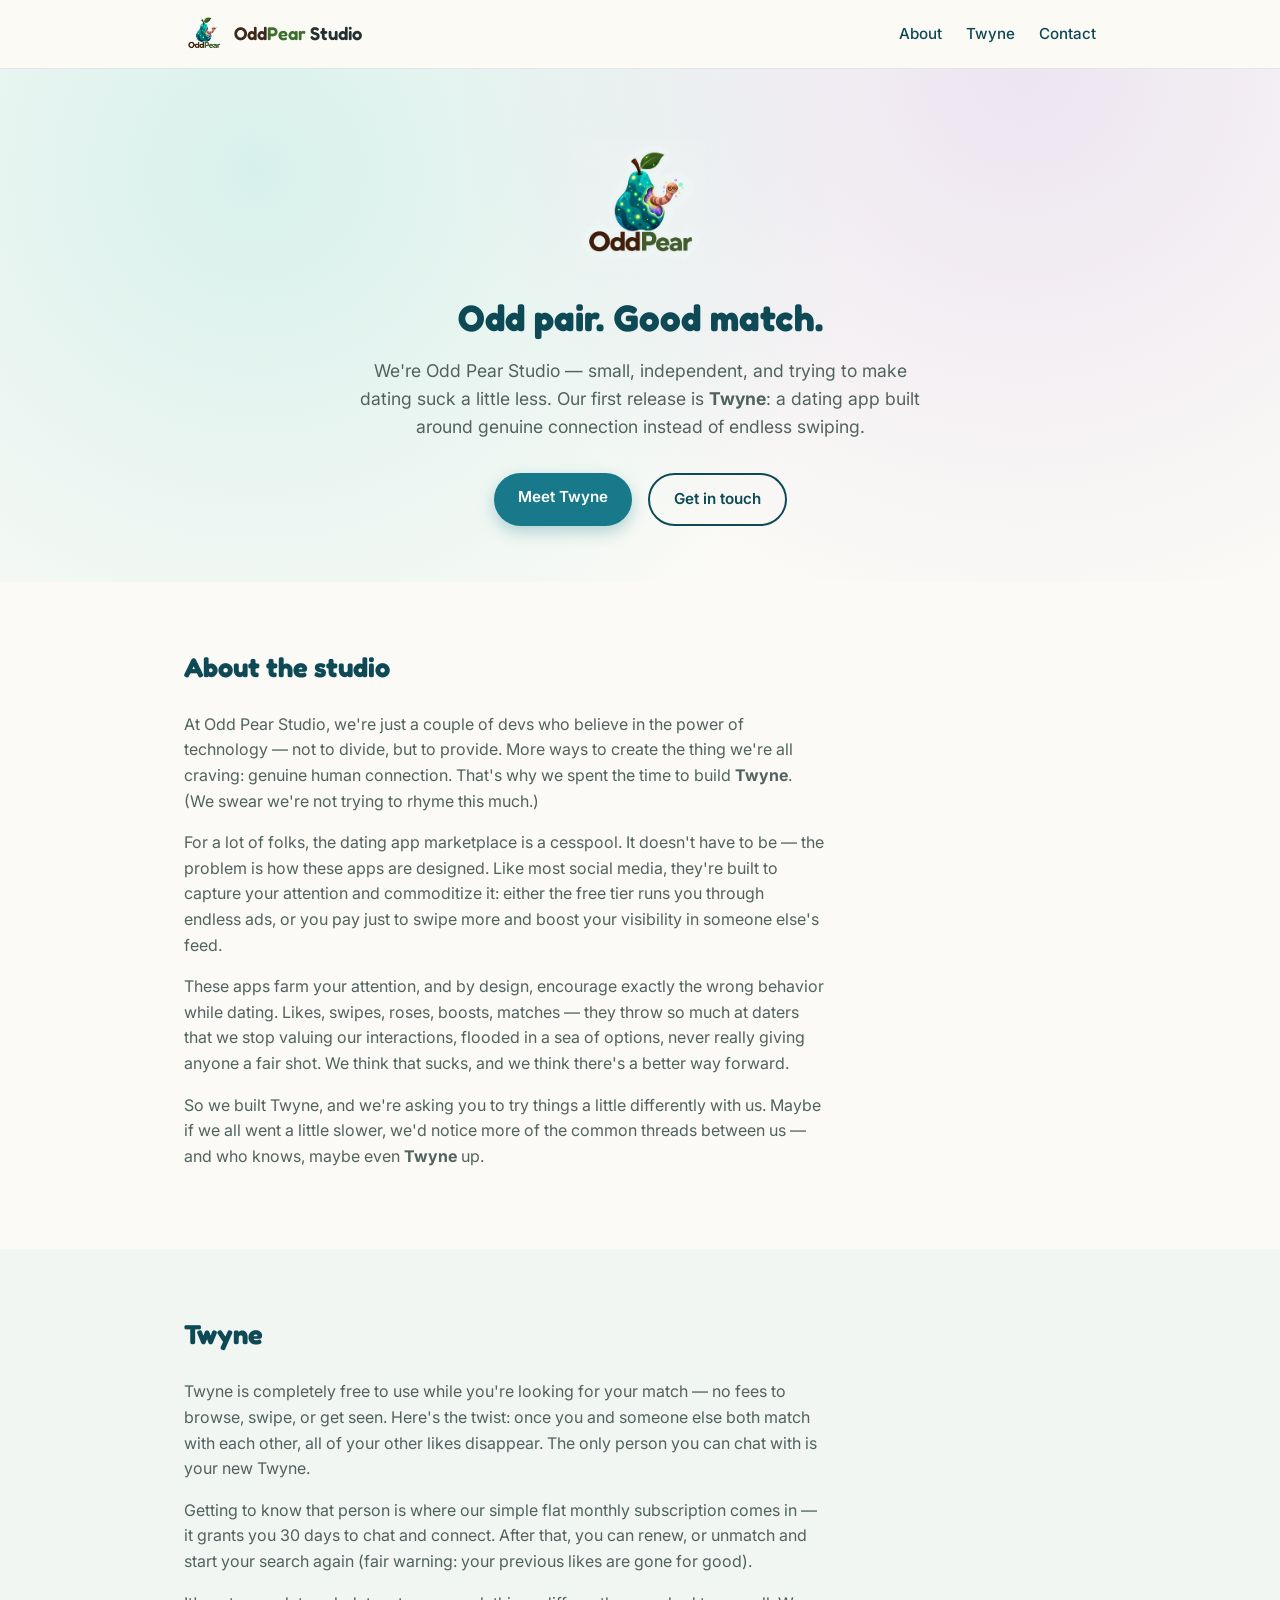
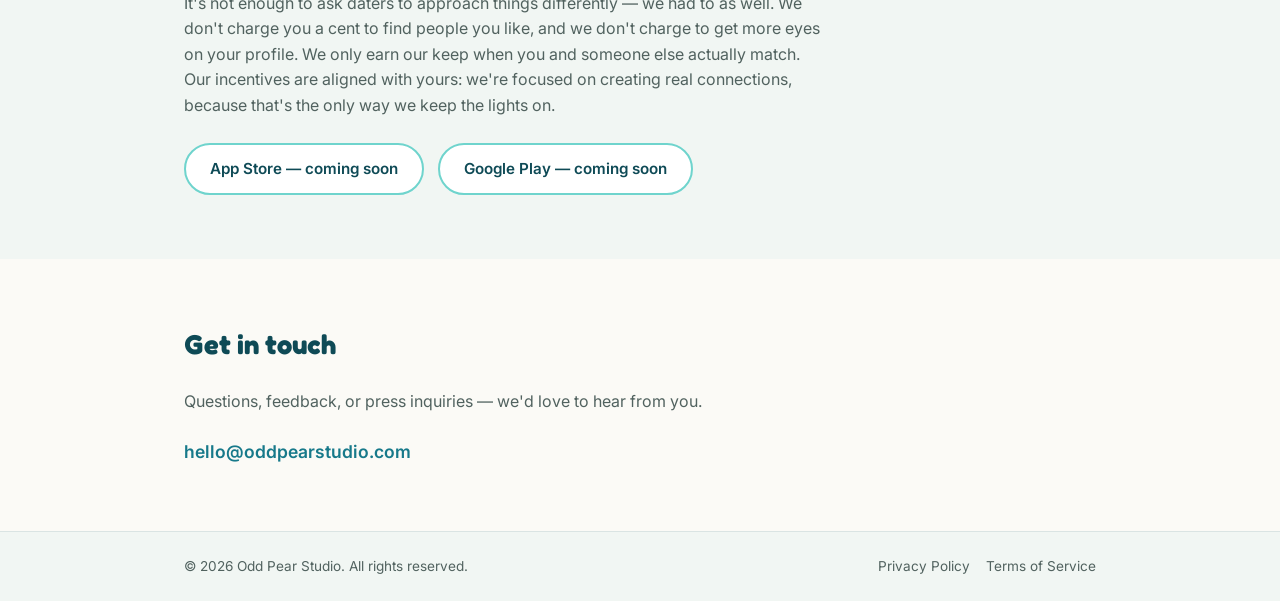
<file: index.html>
<!doctype html>
<html lang="en">
<head>
<meta charset="UTF-8" />
<meta name="viewport" content="width=device-width, initial-scale=1.0" />
<title>Odd Pear Studio</title>
<meta name="google-site-verification" content="q7Kqb5OztUxeORBb2APcJt0Ksz7bPUP5QjmOIHmVkbc" />
<meta name="description" content="Odd Pear Studio is a small, independent studio building Twyne — a dating app built around genuine connection." />
<link rel="icon" type="image/webp" href="assets/logo.webp" />
<link rel="preconnect" href="https://fonts.googleapis.com">
<link rel="preconnect" href="https://fonts.gstatic.com" crossorigin>
<link href="https://fonts.googleapis.com/css2?family=Fredoka:wght@500;600;700&family=Inter:wght@400;500;600&display=swap" rel="stylesheet">
<link rel="stylesheet" href="styles.css" />
</head>
<body>

<header class="site-header">
  <div class="wrap header-inner">
    <a class="brand" href="#top">
      <img src="assets/logo-transparent.png" alt="Odd Pear Studio logo" class="brand-logo" />
      <span class="brand-name"><span class="odd">Odd</span><span class="pear">Pear</span> Studio</span>
    </a>
    <nav class="site-nav">
      <a href="#about">About</a>
      <a href="#twyne">Twyne</a>
      <a href="#contact">Contact</a>
    </nav>
  </div>
</header>

<main>

  <section id="top" class="hero">
    <div class="wrap hero-inner">
      <img src="assets/logo-transparent.png" alt="Odd Pear Studio — a glowing pear with a curious worm" class="hero-logo" />
      <h1>Odd pair. Good match.</h1>
      <p class="hero-sub">We're Odd Pear Studio — small, independent, and trying to make dating suck
        a little less. Our first release is <strong>Twyne</strong>: a dating app built around
        genuine connection instead of endless swiping.</p>
      <div class="hero-actions">
        <a href="#twyne" class="btn btn-primary">Meet Twyne</a>
        <a href="#contact" class="btn btn-ghost">Get in touch</a>
      </div>
    </div>
  </section>

  <section id="about" class="section">
    <div class="wrap">
      <h2>About the studio</h2>
      <p>
        At Odd Pear Studio, we're just a couple of devs who believe in the power of technology —
        not to divide, but to provide. More ways to create the thing we're all craving: genuine
        human connection. That's why we spent the time to build <strong>Twyne</strong>. (We swear
        we're not trying to rhyme this much.)
      </p>
      <p>
        For a lot of folks, the dating app marketplace is a cesspool. It doesn't have to be — the
        problem is how these apps are designed. Like most social media, they're built to capture
        your attention and commoditize it: either the free tier runs you through endless ads, or
        you pay just to swipe more and boost your visibility in someone else's feed.
      </p>
      <p>
        These apps farm your attention, and by design, encourage exactly the wrong behavior while
        dating. Likes, swipes, roses, boosts, matches — they throw so much at daters that we stop
        valuing our interactions, flooded in a sea of options, never really giving anyone a fair
        shot. We think that sucks, and we think there's a better way forward.
      </p>
      <p>
        So we built Twyne, and we're asking you to try things a little differently with us. Maybe
        if we all went a little slower, we'd notice more of the common threads between us — and
        who knows, maybe even <strong>Twyne</strong> up.
      </p>
    </div>
  </section>

  <section id="twyne" class="section section-alt">
    <div class="wrap twyne-inner">
      <div class="twyne-copy">
        <h2>Twyne</h2>
        <p>
          Twyne is completely free to use while you're looking for your match — no fees to
          browse, swipe, or get seen. Here's the twist: once you and someone else both match with
          each other, all of your other likes disappear. The only person you can chat with is
          your new Twyne.
        </p>
        <p>
          Getting to know that person is where our simple flat monthly subscription comes in — it
          grants you 30 days to chat and connect. After that, you can renew, or unmatch and start
          your search again (fair warning: your previous likes are gone for good).
        </p>
        <p>
          It's not enough to ask daters to approach things differently — we had to as well. We
          don't charge you a cent to find people you like, and we don't charge to get more eyes on
          your profile. We only earn our keep when you and someone else actually match. Our
          incentives are aligned with yours: we're focused on creating real connections, because
          that's the only way we keep the lights on.
        </p>
        <div class="store-badges">
          <!-- TODO: replace with real App Store / Google Play badge links once published -->
          <a href="#" class="btn btn-outline">App Store — coming soon</a>
          <a href="#" class="btn btn-outline">Google Play — coming soon</a>
        </div>
      </div>
    </div>
  </section>

  <section id="contact" class="section">
    <div class="wrap contact-inner">
      <h2>Get in touch</h2>
      <p>Questions, feedback, or press inquiries — we'd love to hear from you.</p>
      <!-- TODO: confirm/replace with the real contact address -->
      <a class="contact-email" href="mailto:hello@oddpearstudio.com">hello@oddpearstudio.com</a>
    </div>
  </section>

</main>

<footer class="site-footer">
  <div class="wrap footer-inner">
    <span>&copy; <span id="year"></span> Odd Pear Studio. All rights reserved.</span>
    <nav class="footer-nav">
      <a href="privacy.html">Privacy Policy</a>
      <a href="terms.html">Terms of Service</a>
    </nav>
  </div>
</footer>

<script>
  document.getElementById('year').textContent = new Date().getFullYear();
</script>
</body>
</html>
</file>
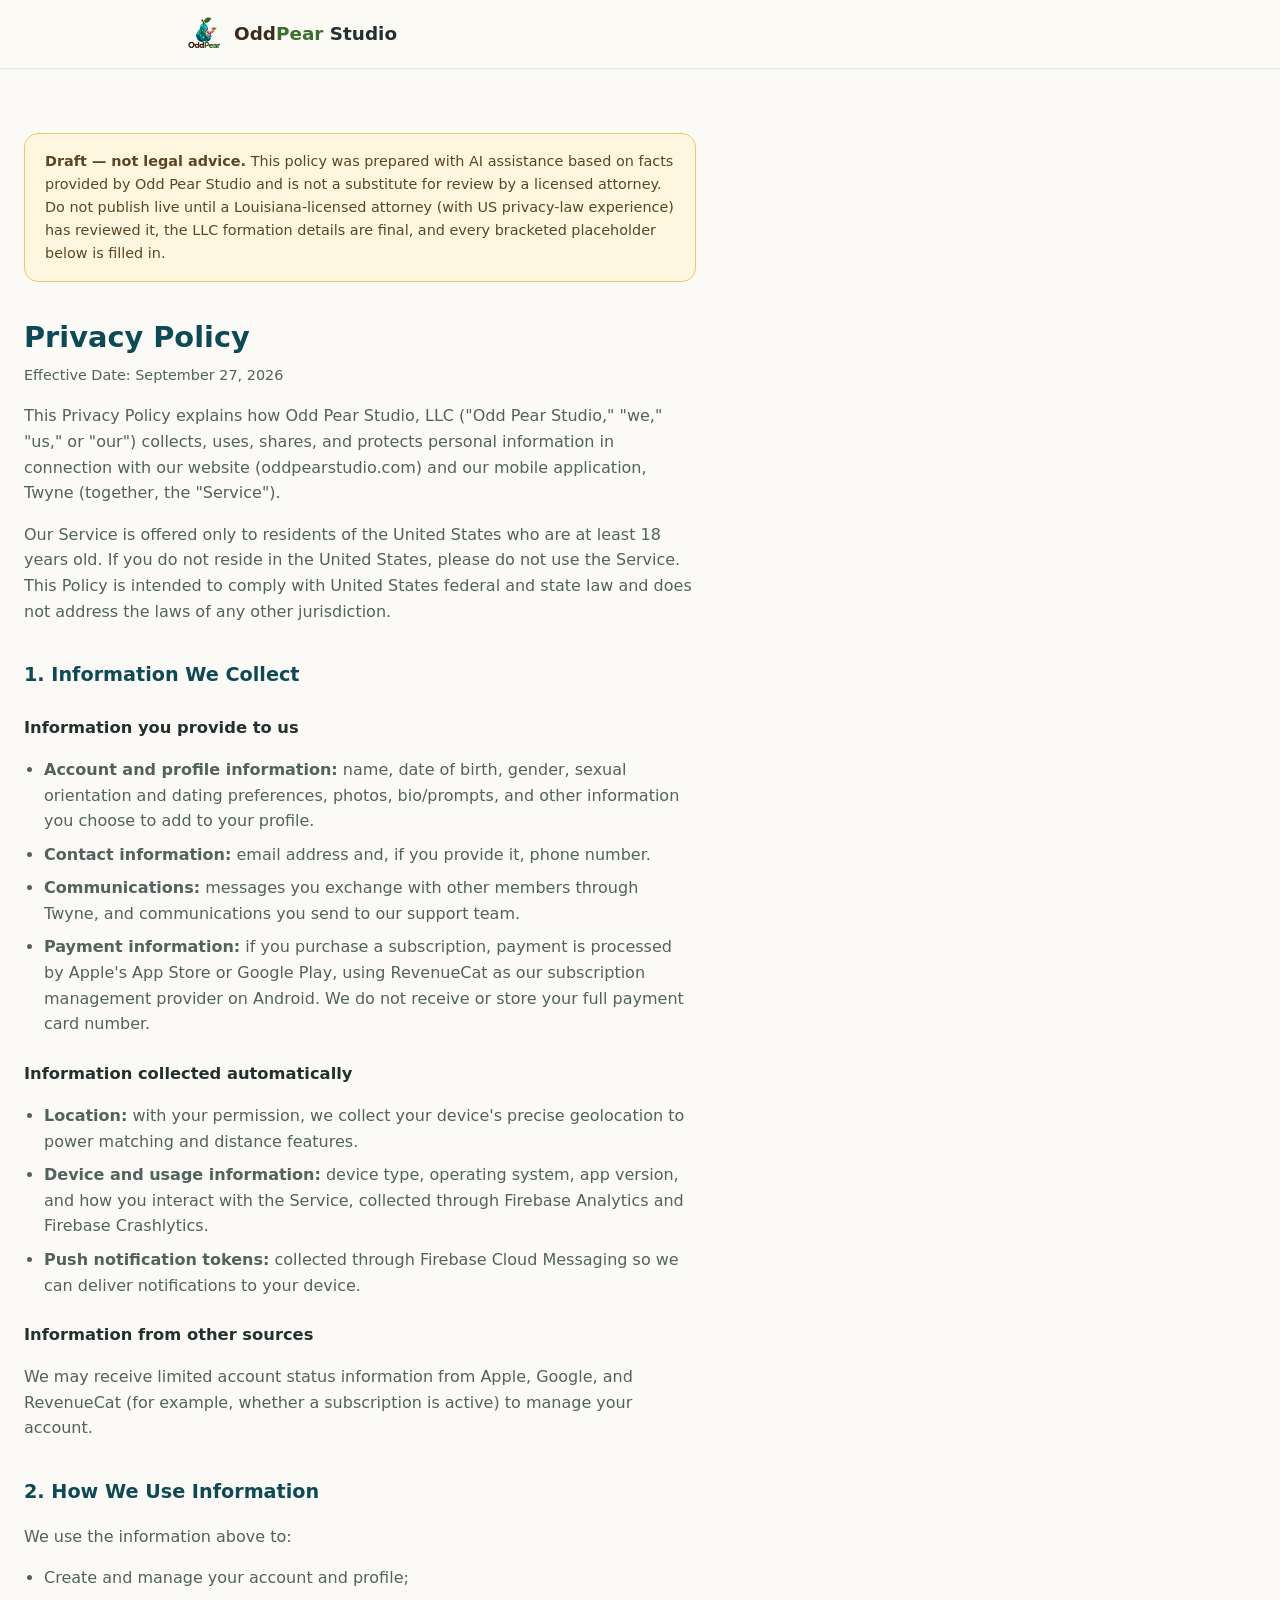
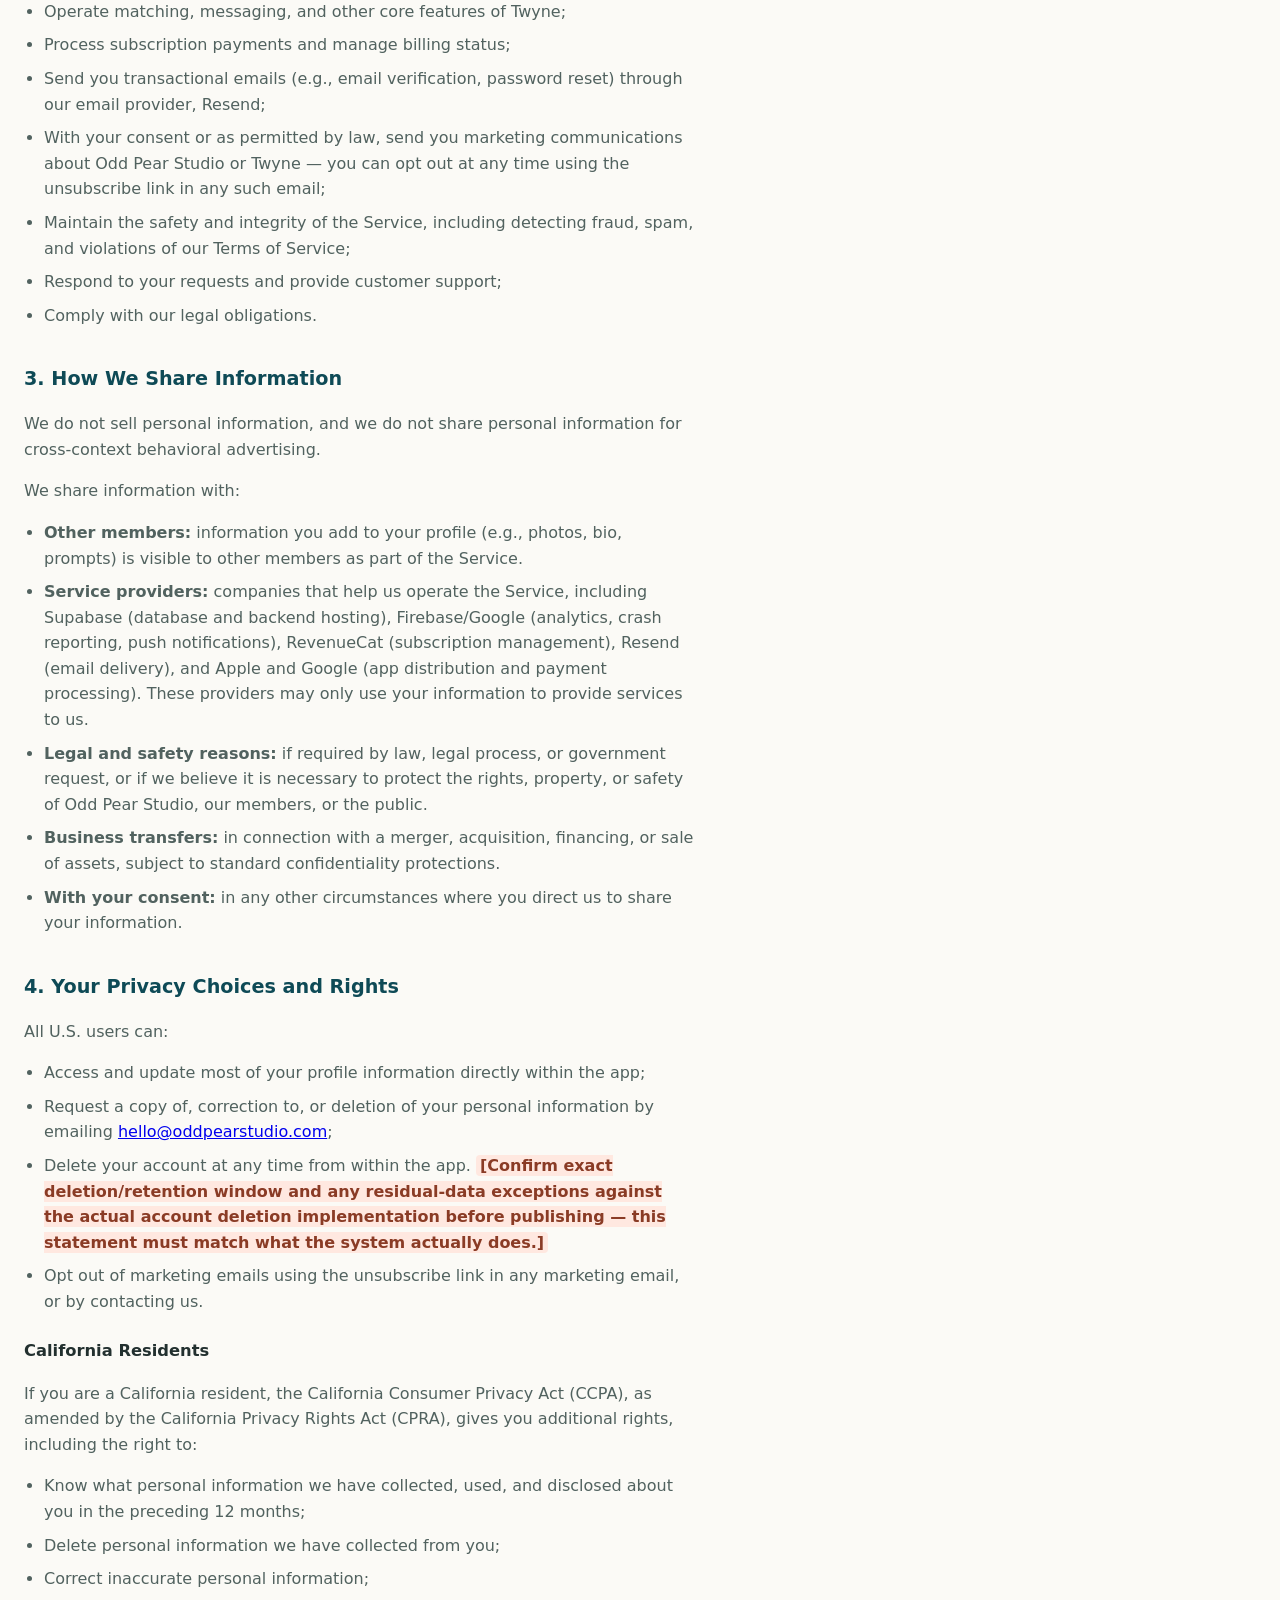
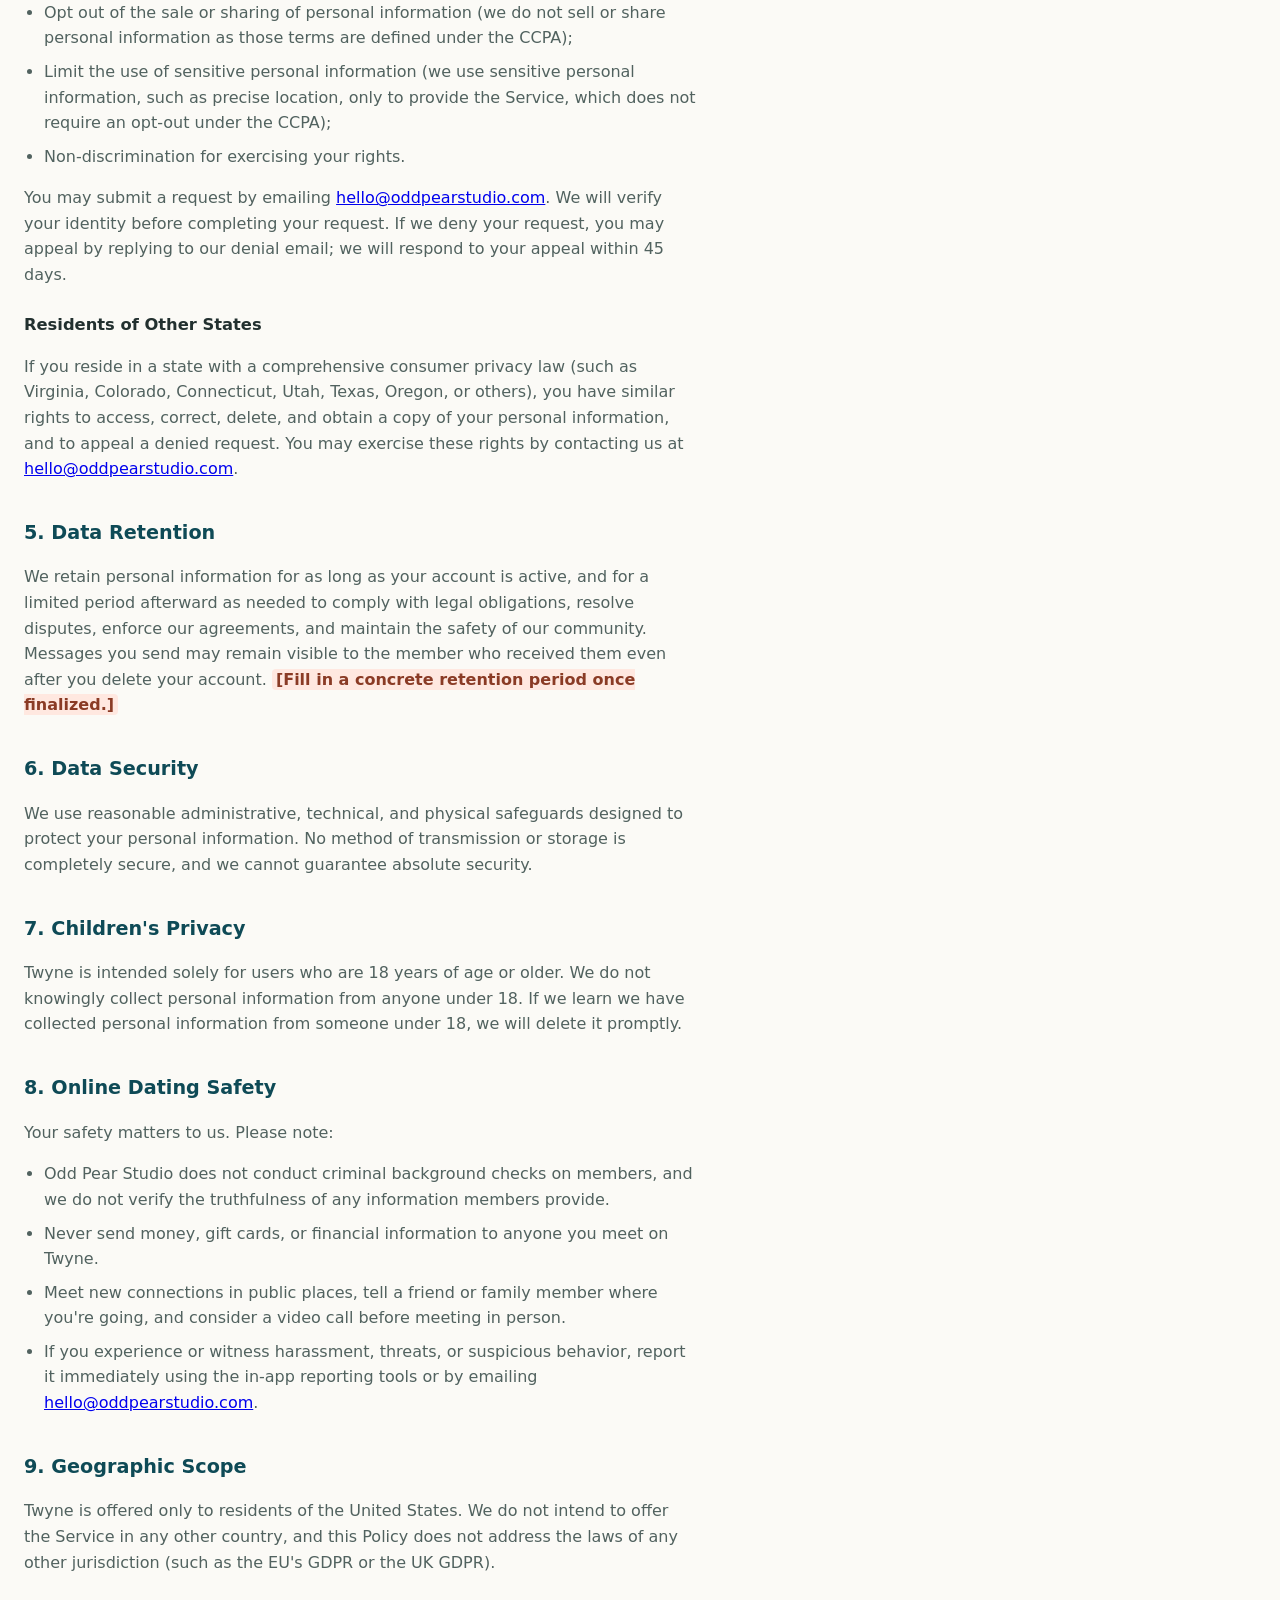
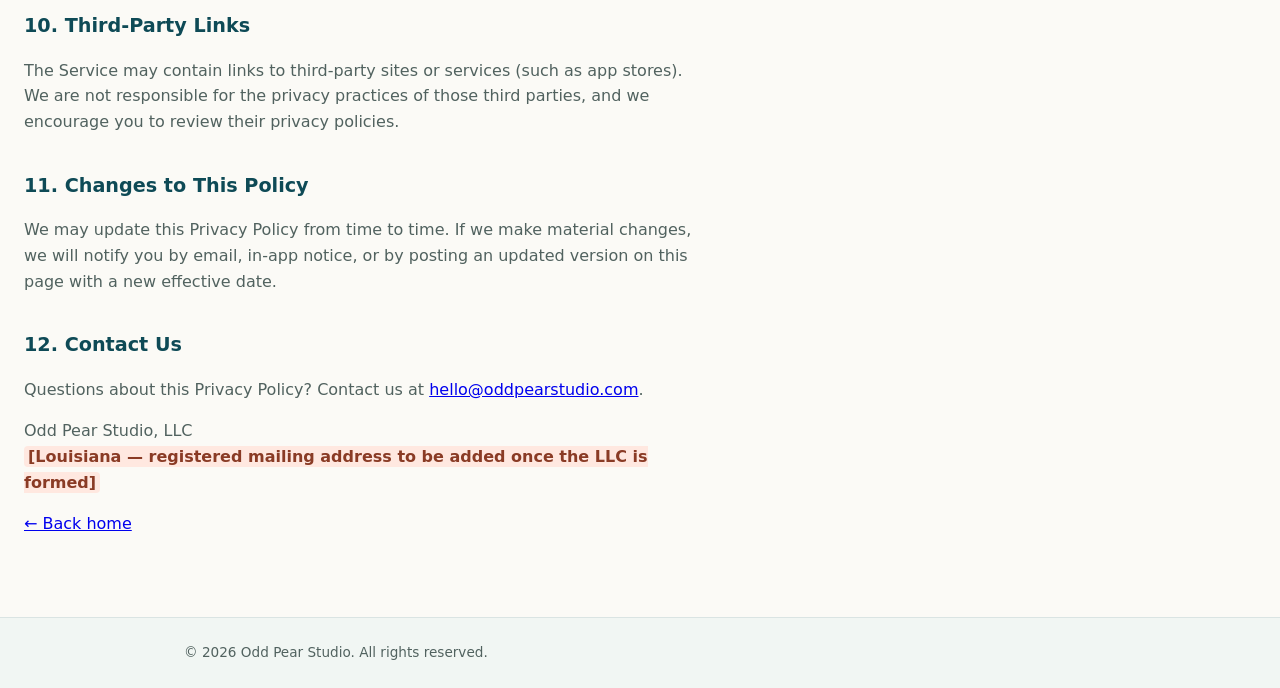
<file: privacy.html>
<!doctype html>
<html lang="en">
<head>
<meta charset="UTF-8" />
<meta name="viewport" content="width=device-width, initial-scale=1.0" />
<title>Privacy Policy — Odd Pear Studio</title>
<link rel="icon" type="image/webp" href="assets/logo.webp" />
<link rel="stylesheet" href="styles.css" />
</head>
<body>
<header class="site-header">
  <div class="wrap header-inner">
    <a class="brand" href="index.html">
      <img src="assets/logo-transparent.png" alt="Odd Pear Studio logo" class="brand-logo" />
      <span class="brand-name"><span class="odd">Odd</span><span class="pear">Pear</span> Studio</span>
    </a>
  </div>
</header>
<main>
  <section class="section legal">
    <div class="wrap">

      <div class="draft-notice">
        <strong>Draft — not legal advice.</strong> This policy was prepared with AI assistance based on
        facts provided by Odd Pear Studio and is not a substitute for review by a licensed attorney.
        Do not publish live until a Louisiana-licensed attorney (with US privacy-law experience) has
        reviewed it, the LLC formation details are final, and every bracketed placeholder below is
        filled in.
      </div>

      <h1>Privacy Policy</h1>
      <p class="legal-meta">Effective Date: September 27, 2026</p>

      <p>This Privacy Policy explains how Odd Pear Studio, LLC ("Odd Pear Studio," "we," "us," or
        "our") collects, uses, shares, and protects personal information in connection with our
        website (oddpearstudio.com) and our mobile application, Twyne (together, the "Service").</p>

      <p>Our Service is offered only to residents of the United States who are at least 18 years
        old. If you do not reside in the United States, please do not use the Service. This Policy
        is intended to comply with United States federal and state law and does not address the
        laws of any other jurisdiction.</p>

      <h2>1. Information We Collect</h2>

      <h3>Information you provide to us</h3>
      <ul>
        <li><strong>Account and profile information:</strong> name, date of birth, gender, sexual
          orientation and dating preferences, photos, bio/prompts, and other information you choose
          to add to your profile.</li>
        <li><strong>Contact information:</strong> email address and, if you provide it, phone number.</li>
        <li><strong>Communications:</strong> messages you exchange with other members through Twyne,
          and communications you send to our support team.</li>
        <li><strong>Payment information:</strong> if you purchase a subscription, payment is
          processed by Apple's App Store or Google Play, using RevenueCat as our subscription
          management provider on Android. We do not receive or store your full payment card number.</li>
      </ul>

      <h3>Information collected automatically</h3>
      <ul>
        <li><strong>Location:</strong> with your permission, we collect your device's precise
          geolocation to power matching and distance features.</li>
        <li><strong>Device and usage information:</strong> device type, operating system, app
          version, and how you interact with the Service, collected through Firebase Analytics and
          Firebase Crashlytics.</li>
        <li><strong>Push notification tokens:</strong> collected through Firebase Cloud Messaging so
          we can deliver notifications to your device.</li>
      </ul>

      <h3>Information from other sources</h3>
      <p>We may receive limited account status information from Apple, Google, and RevenueCat (for
        example, whether a subscription is active) to manage your account.</p>

      <h2>2. How We Use Information</h2>
      <p>We use the information above to:</p>
      <ul>
        <li>Create and manage your account and profile;</li>
        <li>Operate matching, messaging, and other core features of Twyne;</li>
        <li>Process subscription payments and manage billing status;</li>
        <li>Send you transactional emails (e.g., email verification, password reset) through our
          email provider, Resend;</li>
        <li>With your consent or as permitted by law, send you marketing communications about Odd
          Pear Studio or Twyne — you can opt out at any time using the unsubscribe link in any such
          email;</li>
        <li>Maintain the safety and integrity of the Service, including detecting fraud, spam, and
          violations of our Terms of Service;</li>
        <li>Respond to your requests and provide customer support;</li>
        <li>Comply with our legal obligations.</li>
      </ul>

      <h2>3. How We Share Information</h2>
      <p>We do not sell personal information, and we do not share personal information for
        cross-context behavioral advertising.</p>
      <p>We share information with:</p>
      <ul>
        <li><strong>Other members:</strong> information you add to your profile (e.g., photos, bio,
          prompts) is visible to other members as part of the Service.</li>
        <li><strong>Service providers:</strong> companies that help us operate the Service, including
          Supabase (database and backend hosting), Firebase/Google (analytics, crash reporting, push
          notifications), RevenueCat (subscription management), Resend (email delivery), and Apple
          and Google (app distribution and payment processing). These providers may only use your
          information to provide services to us.</li>
        <li><strong>Legal and safety reasons:</strong> if required by law, legal process, or
          government request, or if we believe it is necessary to protect the rights, property, or
          safety of Odd Pear Studio, our members, or the public.</li>
        <li><strong>Business transfers:</strong> in connection with a merger, acquisition, financing,
          or sale of assets, subject to standard confidentiality protections.</li>
        <li><strong>With your consent:</strong> in any other circumstances where you direct us to
          share your information.</li>
      </ul>

      <h2>4. Your Privacy Choices and Rights</h2>
      <p>All U.S. users can:</p>
      <ul>
        <li>Access and update most of your profile information directly within the app;</li>
        <li>Request a copy of, correction to, or deletion of your personal information by emailing
          <a href="mailto:hello@oddpearstudio.com">hello@oddpearstudio.com</a>;</li>
        <li>Delete your account at any time from within the app. <span class="todo">[Confirm exact
          deletion/retention window and any residual-data exceptions against the actual account
          deletion implementation before publishing — this statement must match what the system
          actually does.]</span></li>
        <li>Opt out of marketing emails using the unsubscribe link in any marketing email, or by
          contacting us.</li>
      </ul>

      <h3>California Residents</h3>
      <p>If you are a California resident, the California Consumer Privacy Act (CCPA), as amended by
        the California Privacy Rights Act (CPRA), gives you additional rights, including the right
        to:</p>
      <ul>
        <li>Know what personal information we have collected, used, and disclosed about you in the
          preceding 12 months;</li>
        <li>Delete personal information we have collected from you;</li>
        <li>Correct inaccurate personal information;</li>
        <li>Opt out of the sale or sharing of personal information (we do not sell or share personal
          information as those terms are defined under the CCPA);</li>
        <li>Limit the use of sensitive personal information (we use sensitive personal information,
          such as precise location, only to provide the Service, which does not require an opt-out
          under the CCPA);</li>
        <li>Non-discrimination for exercising your rights.</li>
      </ul>
      <p>You may submit a request by emailing <a href="mailto:hello@oddpearstudio.com">hello@oddpearstudio.com</a>.
        We will verify your identity before completing your request. If we deny your request, you
        may appeal by replying to our denial email; we will respond to your appeal within 45 days.</p>

      <h3>Residents of Other States</h3>
      <p>If you reside in a state with a comprehensive consumer privacy law (such as Virginia,
        Colorado, Connecticut, Utah, Texas, Oregon, or others), you have similar rights to access,
        correct, delete, and obtain a copy of your personal information, and to appeal a denied
        request. You may exercise these rights by contacting us at
        <a href="mailto:hello@oddpearstudio.com">hello@oddpearstudio.com</a>.</p>

      <h2>5. Data Retention</h2>
      <p>We retain personal information for as long as your account is active, and for a limited
        period afterward as needed to comply with legal obligations, resolve disputes, enforce our
        agreements, and maintain the safety of our community. Messages you send may remain visible
        to the member who received them even after you delete your account. <span class="todo">[Fill
        in a concrete retention period once finalized.]</span></p>

      <h2>6. Data Security</h2>
      <p>We use reasonable administrative, technical, and physical safeguards designed to protect
        your personal information. No method of transmission or storage is completely secure, and we
        cannot guarantee absolute security.</p>

      <h2>7. Children's Privacy</h2>
      <p>Twyne is intended solely for users who are 18 years of age or older. We do not knowingly
        collect personal information from anyone under 18. If we learn we have collected personal
        information from someone under 18, we will delete it promptly.</p>

      <h2>8. Online Dating Safety</h2>
      <p>Your safety matters to us. Please note:</p>
      <ul>
        <li>Odd Pear Studio does not conduct criminal background checks on members, and we do not
          verify the truthfulness of any information members provide.</li>
        <li>Never send money, gift cards, or financial information to anyone you meet on Twyne.</li>
        <li>Meet new connections in public places, tell a friend or family member where you're going,
          and consider a video call before meeting in person.</li>
        <li>If you experience or witness harassment, threats, or suspicious behavior, report it
          immediately using the in-app reporting tools or by emailing
          <a href="mailto:hello@oddpearstudio.com">hello@oddpearstudio.com</a>.</li>
      </ul>

      <h2>9. Geographic Scope</h2>
      <p>Twyne is offered only to residents of the United States. We do not intend to offer the
        Service in any other country, and this Policy does not address the laws of any other
        jurisdiction (such as the EU's GDPR or the UK GDPR).</p>

      <h2>10. Third-Party Links</h2>
      <p>The Service may contain links to third-party sites or services (such as app stores). We are
        not responsible for the privacy practices of those third parties, and we encourage you to
        review their privacy policies.</p>

      <h2>11. Changes to This Policy</h2>
      <p>We may update this Privacy Policy from time to time. If we make material changes, we will
        notify you by email, in-app notice, or by posting an updated version on this page with a new
        effective date.</p>

      <h2>12. Contact Us</h2>
      <p>Questions about this Privacy Policy? Contact us at
        <a href="mailto:hello@oddpearstudio.com">hello@oddpearstudio.com</a>.</p>
      <p>Odd Pear Studio, LLC<br />
        <span class="todo">[Louisiana — registered mailing address to be added once the LLC is formed]</span></p>

      <p><a href="index.html">&larr; Back home</a></p>
    </div>
  </section>
</main>
<footer class="site-footer">
  <div class="wrap footer-inner">
    <span>&copy; <span id="year"></span> Odd Pear Studio. All rights reserved.</span>
  </div>
</footer>
<script>document.getElementById('year').textContent = new Date().getFullYear();</script>
</body>
</html>
</file>
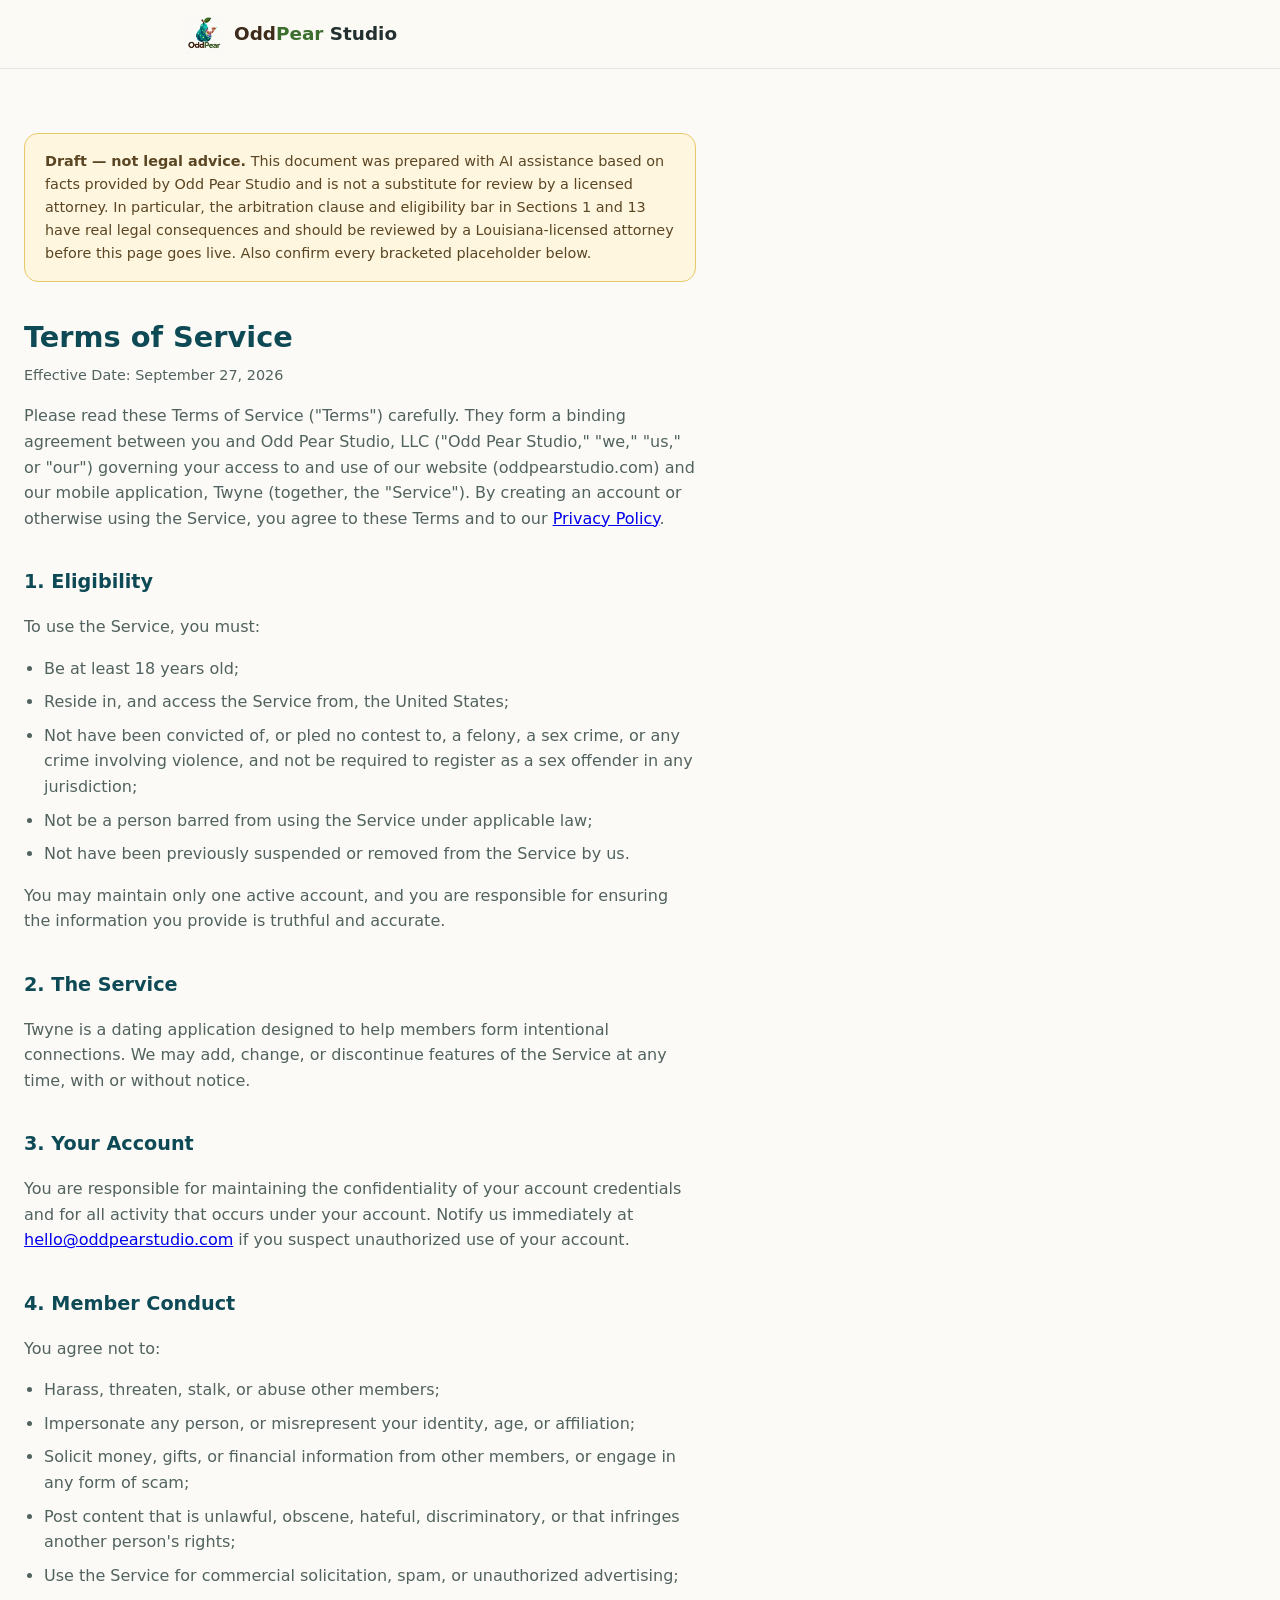
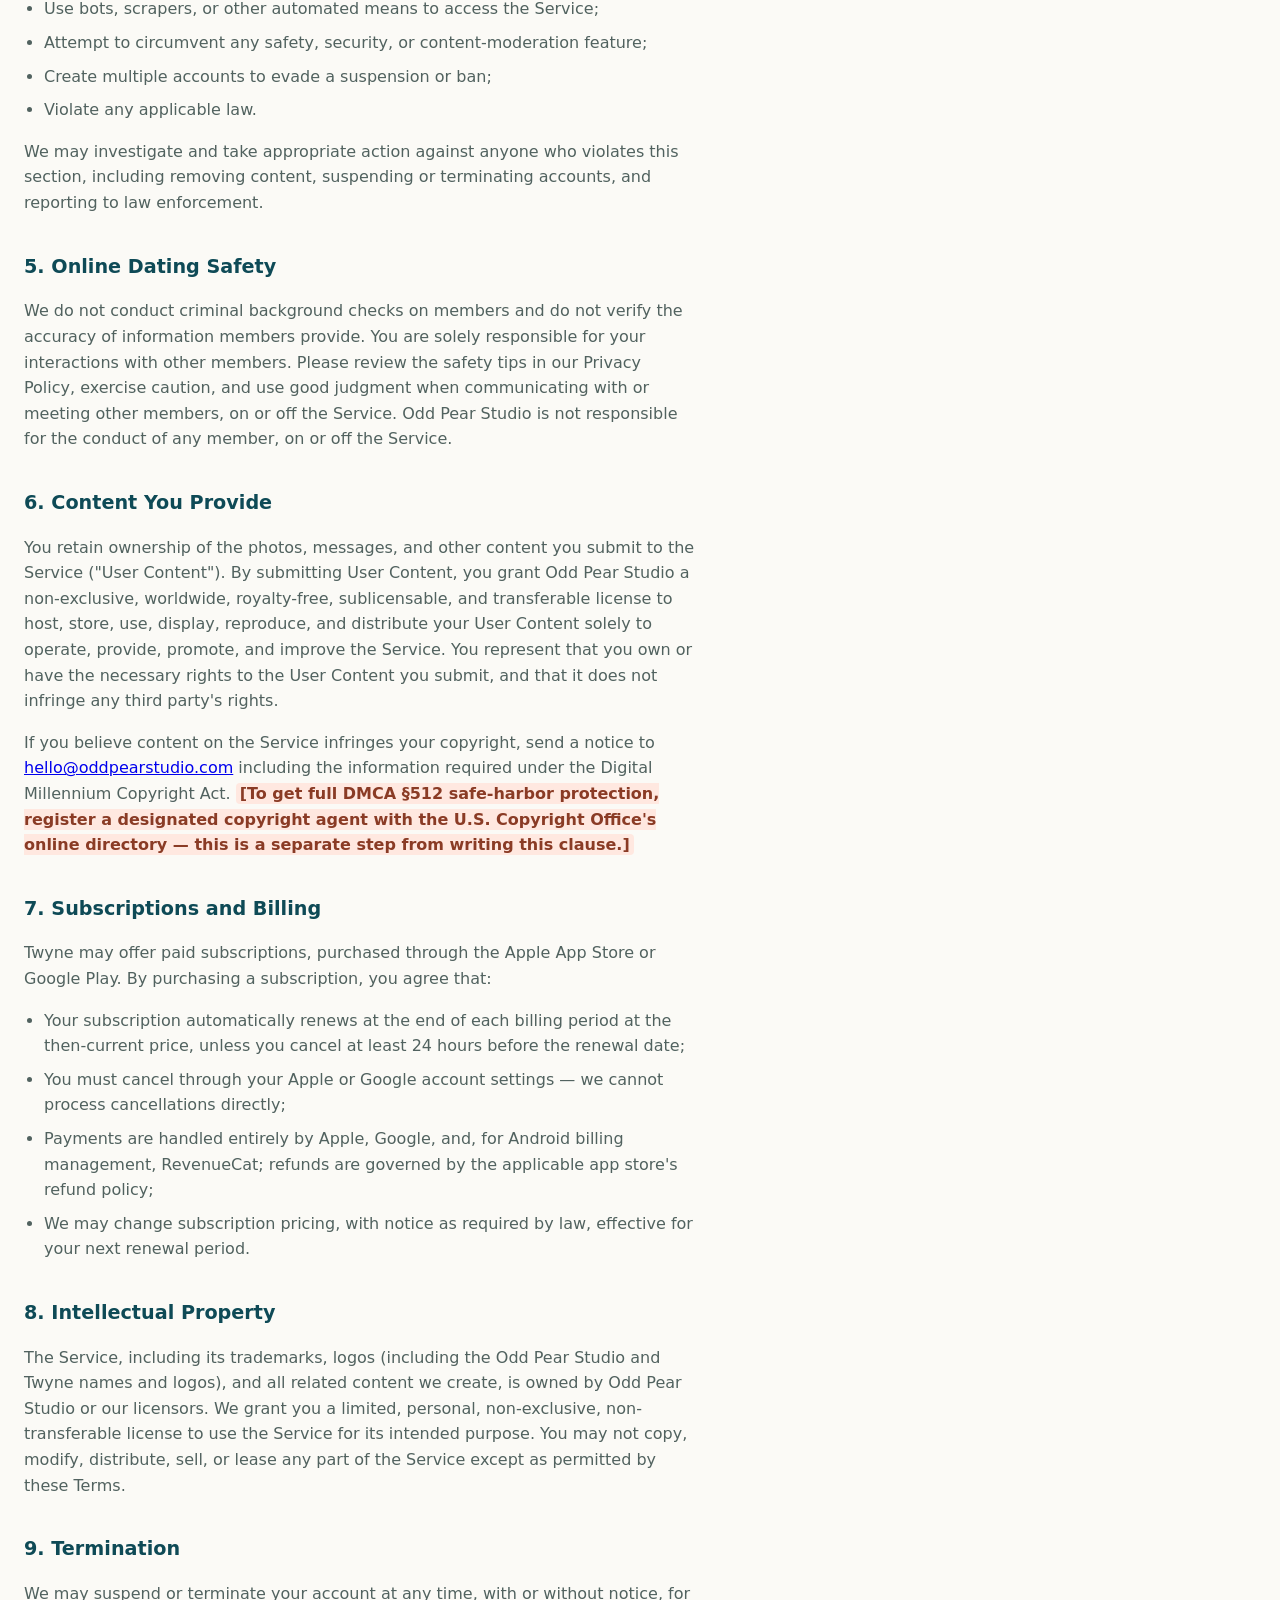
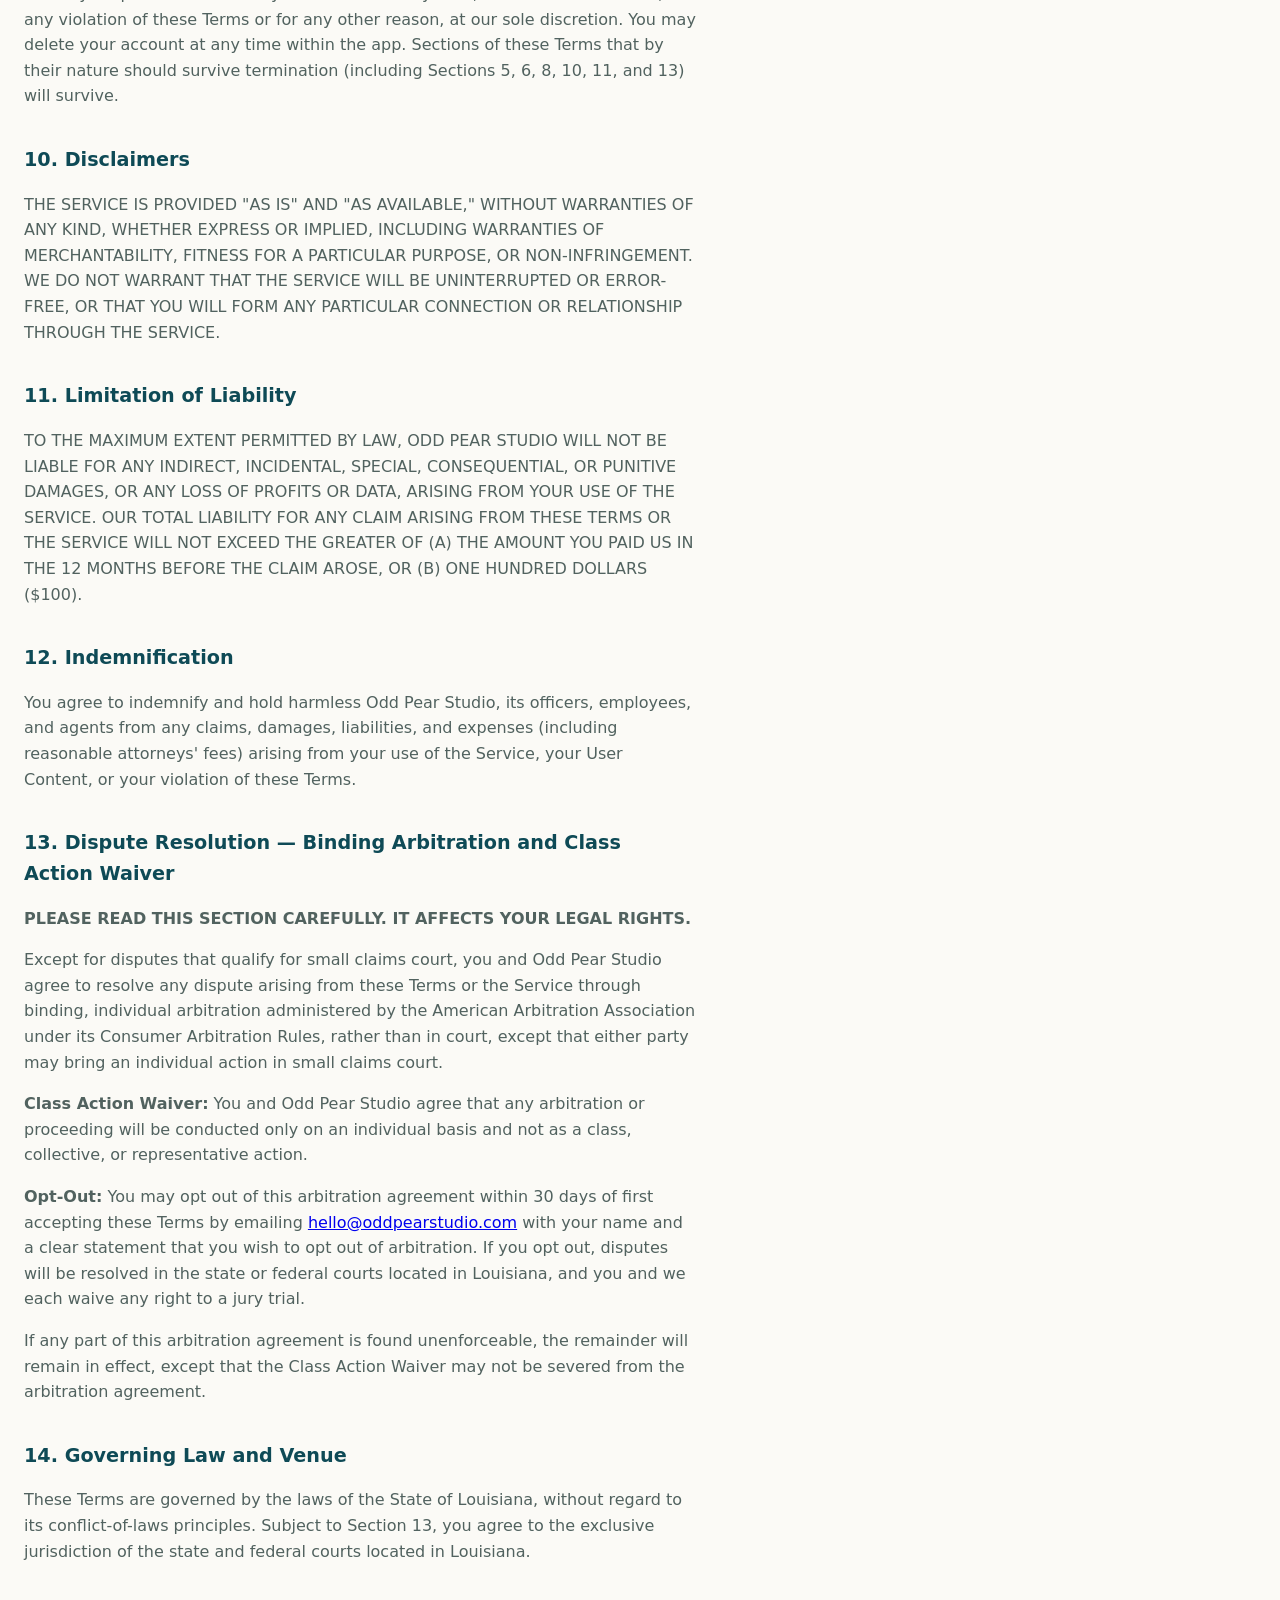
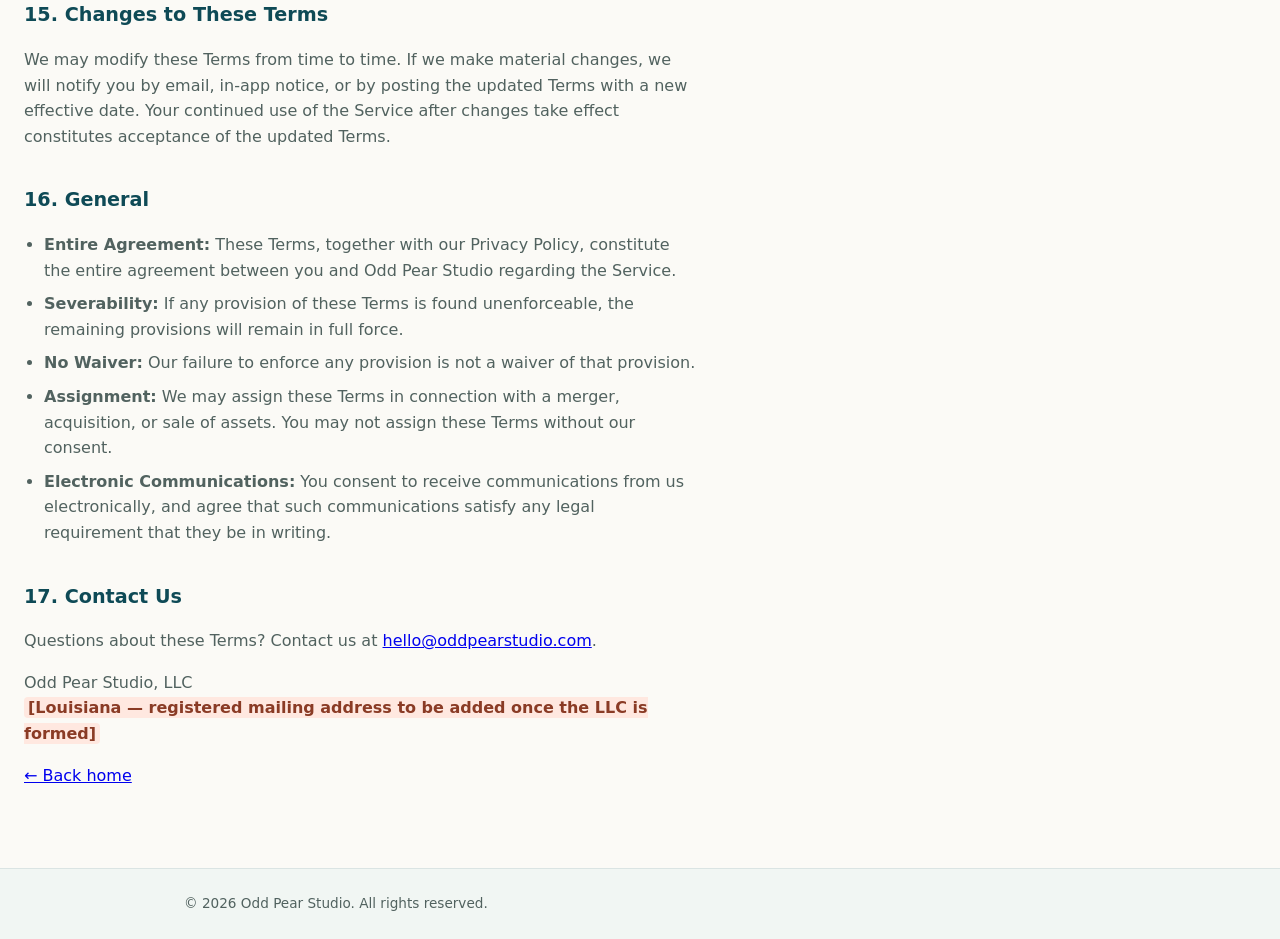
<file: terms.html>
<!doctype html>
<html lang="en">
<head>
<meta charset="UTF-8" />
<meta name="viewport" content="width=device-width, initial-scale=1.0" />
<title>Terms of Service — Odd Pear Studio</title>
<link rel="icon" type="image/webp" href="assets/logo.webp" />
<link rel="stylesheet" href="styles.css" />
</head>
<body>
<header class="site-header">
  <div class="wrap header-inner">
    <a class="brand" href="index.html">
      <img src="assets/logo-transparent.png" alt="Odd Pear Studio logo" class="brand-logo" />
      <span class="brand-name"><span class="odd">Odd</span><span class="pear">Pear</span> Studio</span>
    </a>
  </div>
</header>
<main>
  <section class="section legal">
    <div class="wrap">

      <div class="draft-notice">
        <strong>Draft — not legal advice.</strong> This document was prepared with AI assistance
        based on facts provided by Odd Pear Studio and is not a substitute for review by a licensed
        attorney. In particular, the arbitration clause and eligibility bar in Sections 1 and 13 have
        real legal consequences and should be reviewed by a Louisiana-licensed attorney before this
        page goes live. Also confirm every bracketed placeholder below.
      </div>

      <h1>Terms of Service</h1>
      <p class="legal-meta">Effective Date: September 27, 2026</p>

      <p>Please read these Terms of Service ("Terms") carefully. They form a binding agreement
        between you and Odd Pear Studio, LLC ("Odd Pear Studio," "we," "us," or "our") governing your
        access to and use of our website (oddpearstudio.com) and our mobile application, Twyne
        (together, the "Service"). By creating an account or otherwise using the Service, you agree
        to these Terms and to our <a href="privacy.html">Privacy Policy</a>.</p>

      <h2>1. Eligibility</h2>
      <p>To use the Service, you must:</p>
      <ul>
        <li>Be at least 18 years old;</li>
        <li>Reside in, and access the Service from, the United States;</li>
        <li>Not have been convicted of, or pled no contest to, a felony, a sex crime, or any crime
          involving violence, and not be required to register as a sex offender in any
          jurisdiction;</li>
        <li>Not be a person barred from using the Service under applicable law;</li>
        <li>Not have been previously suspended or removed from the Service by us.</li>
      </ul>
      <p>You may maintain only one active account, and you are responsible for ensuring the
        information you provide is truthful and accurate.</p>

      <h2>2. The Service</h2>
      <p>Twyne is a dating application designed to help members form intentional connections. We may
        add, change, or discontinue features of the Service at any time, with or without notice.</p>

      <h2>3. Your Account</h2>
      <p>You are responsible for maintaining the confidentiality of your account credentials and for
        all activity that occurs under your account. Notify us immediately at
        <a href="mailto:hello@oddpearstudio.com">hello@oddpearstudio.com</a> if you suspect
        unauthorized use of your account.</p>

      <h2>4. Member Conduct</h2>
      <p>You agree not to:</p>
      <ul>
        <li>Harass, threaten, stalk, or abuse other members;</li>
        <li>Impersonate any person, or misrepresent your identity, age, or affiliation;</li>
        <li>Solicit money, gifts, or financial information from other members, or engage in any form
          of scam;</li>
        <li>Post content that is unlawful, obscene, hateful, discriminatory, or that infringes
          another person's rights;</li>
        <li>Use the Service for commercial solicitation, spam, or unauthorized advertising;</li>
        <li>Use bots, scrapers, or other automated means to access the Service;</li>
        <li>Attempt to circumvent any safety, security, or content-moderation feature;</li>
        <li>Create multiple accounts to evade a suspension or ban;</li>
        <li>Violate any applicable law.</li>
      </ul>
      <p>We may investigate and take appropriate action against anyone who violates this section,
        including removing content, suspending or terminating accounts, and reporting to law
        enforcement.</p>

      <h2>5. Online Dating Safety</h2>
      <p>We do not conduct criminal background checks on members and do not verify the accuracy of
        information members provide. You are solely responsible for your interactions with other
        members. Please review the safety tips in our Privacy Policy, exercise caution, and use good
        judgment when communicating with or meeting other members, on or off the Service. Odd Pear
        Studio is not responsible for the conduct of any member, on or off the Service.</p>

      <h2>6. Content You Provide</h2>
      <p>You retain ownership of the photos, messages, and other content you submit to the Service
        ("User Content"). By submitting User Content, you grant Odd Pear Studio a non-exclusive,
        worldwide, royalty-free, sublicensable, and transferable license to host, store, use,
        display, reproduce, and distribute your User Content solely to operate, provide, promote, and
        improve the Service. You represent that you own or have the necessary rights to the User
        Content you submit, and that it does not infringe any third party's rights.</p>
      <p>If you believe content on the Service infringes your copyright, send a notice to
        <a href="mailto:hello@oddpearstudio.com">hello@oddpearstudio.com</a> including the
        information required under the Digital Millennium Copyright Act. <span class="todo">[To get
        full DMCA §512 safe-harbor protection, register a designated copyright agent with the U.S.
        Copyright Office's online directory — this is a separate step from writing this clause.]</span></p>

      <h2>7. Subscriptions and Billing</h2>
      <p>Twyne may offer paid subscriptions, purchased through the Apple App Store or Google Play. By
        purchasing a subscription, you agree that:</p>
      <ul>
        <li>Your subscription automatically renews at the end of each billing period at the
          then-current price, unless you cancel at least 24 hours before the renewal date;</li>
        <li>You must cancel through your Apple or Google account settings — we cannot process
          cancellations directly;</li>
        <li>Payments are handled entirely by Apple, Google, and, for Android billing management,
          RevenueCat; refunds are governed by the applicable app store's refund policy;</li>
        <li>We may change subscription pricing, with notice as required by law, effective for your
          next renewal period.</li>
      </ul>

      <h2>8. Intellectual Property</h2>
      <p>The Service, including its trademarks, logos (including the Odd Pear Studio and Twyne names
        and logos), and all related content we create, is owned by Odd Pear Studio or our licensors.
        We grant you a limited, personal, non-exclusive, non-transferable license to use the Service
        for its intended purpose. You may not copy, modify, distribute, sell, or lease any part of
        the Service except as permitted by these Terms.</p>

      <h2>9. Termination</h2>
      <p>We may suspend or terminate your account at any time, with or without notice, for any
        violation of these Terms or for any other reason, at our sole discretion. You may delete your
        account at any time within the app. Sections of these Terms that by their nature should
        survive termination (including Sections 5, 6, 8, 10, 11, and 13) will survive.</p>

      <h2>10. Disclaimers</h2>
      <p>THE SERVICE IS PROVIDED "AS IS" AND "AS AVAILABLE," WITHOUT WARRANTIES OF ANY KIND, WHETHER
        EXPRESS OR IMPLIED, INCLUDING WARRANTIES OF MERCHANTABILITY, FITNESS FOR A PARTICULAR
        PURPOSE, OR NON-INFRINGEMENT. WE DO NOT WARRANT THAT THE SERVICE WILL BE UNINTERRUPTED OR
        ERROR-FREE, OR THAT YOU WILL FORM ANY PARTICULAR CONNECTION OR RELATIONSHIP THROUGH THE
        SERVICE.</p>

      <h2>11. Limitation of Liability</h2>
      <p>TO THE MAXIMUM EXTENT PERMITTED BY LAW, ODD PEAR STUDIO WILL NOT BE LIABLE FOR ANY INDIRECT,
        INCIDENTAL, SPECIAL, CONSEQUENTIAL, OR PUNITIVE DAMAGES, OR ANY LOSS OF PROFITS OR DATA,
        ARISING FROM YOUR USE OF THE SERVICE. OUR TOTAL LIABILITY FOR ANY CLAIM ARISING FROM THESE
        TERMS OR THE SERVICE WILL NOT EXCEED THE GREATER OF (A) THE AMOUNT YOU PAID US IN THE 12
        MONTHS BEFORE THE CLAIM AROSE, OR (B) ONE HUNDRED DOLLARS ($100).</p>

      <h2>12. Indemnification</h2>
      <p>You agree to indemnify and hold harmless Odd Pear Studio, its officers, employees, and
        agents from any claims, damages, liabilities, and expenses (including reasonable attorneys'
        fees) arising from your use of the Service, your User Content, or your violation of these
        Terms.</p>

      <h2>13. Dispute Resolution — Binding Arbitration and Class Action Waiver</h2>
      <p><strong>PLEASE READ THIS SECTION CAREFULLY. IT AFFECTS YOUR LEGAL RIGHTS.</strong></p>
      <p>Except for disputes that qualify for small claims court, you and Odd Pear Studio agree to
        resolve any dispute arising from these Terms or the Service through binding, individual
        arbitration administered by the American Arbitration Association under its Consumer
        Arbitration Rules, rather than in court, except that either party may bring an individual
        action in small claims court.</p>
      <p><strong>Class Action Waiver:</strong> You and Odd Pear Studio agree that any arbitration or
        proceeding will be conducted only on an individual basis and not as a class, collective, or
        representative action.</p>
      <p><strong>Opt-Out:</strong> You may opt out of this arbitration agreement within 30 days of
        first accepting these Terms by emailing <a href="mailto:hello@oddpearstudio.com">hello@oddpearstudio.com</a>
        with your name and a clear statement that you wish to opt out of arbitration. If you opt out,
        disputes will be resolved in the state or federal courts located in Louisiana, and you and we
        each waive any right to a jury trial.</p>
      <p>If any part of this arbitration agreement is found unenforceable, the remainder will remain
        in effect, except that the Class Action Waiver may not be severed from the arbitration
        agreement.</p>

      <h2>14. Governing Law and Venue</h2>
      <p>These Terms are governed by the laws of the State of Louisiana, without regard to its
        conflict-of-laws principles. Subject to Section 13, you agree to the exclusive jurisdiction
        of the state and federal courts located in Louisiana.</p>

      <h2>15. Changes to These Terms</h2>
      <p>We may modify these Terms from time to time. If we make material changes, we will notify you
        by email, in-app notice, or by posting the updated Terms with a new effective date. Your
        continued use of the Service after changes take effect constitutes acceptance of the updated
        Terms.</p>

      <h2>16. General</h2>
      <ul>
        <li><strong>Entire Agreement:</strong> These Terms, together with our Privacy Policy,
          constitute the entire agreement between you and Odd Pear Studio regarding the Service.</li>
        <li><strong>Severability:</strong> If any provision of these Terms is found unenforceable, the
          remaining provisions will remain in full force.</li>
        <li><strong>No Waiver:</strong> Our failure to enforce any provision is not a waiver of that
          provision.</li>
        <li><strong>Assignment:</strong> We may assign these Terms in connection with a merger,
          acquisition, or sale of assets. You may not assign these Terms without our consent.</li>
        <li><strong>Electronic Communications:</strong> You consent to receive communications from us
          electronically, and agree that such communications satisfy any legal requirement that they
          be in writing.</li>
      </ul>

      <h2>17. Contact Us</h2>
      <p>Questions about these Terms? Contact us at
        <a href="mailto:hello@oddpearstudio.com">hello@oddpearstudio.com</a>.</p>
      <p>Odd Pear Studio, LLC<br />
        <span class="todo">[Louisiana — registered mailing address to be added once the LLC is formed]</span></p>

      <p><a href="index.html">&larr; Back home</a></p>
    </div>
  </section>
</main>
<footer class="site-footer">
  <div class="wrap footer-inner">
    <span>&copy; <span id="year"></span> Odd Pear Studio. All rights reserved.</span>
  </div>
</footer>
<script>document.getElementById('year').textContent = new Date().getFullYear();</script>
</body>
</html>
</file>
<file: styles.css>
:root {
  --teal-dark: #0e4a56;
  --teal: #17798a;
  --cyan-light: #6fd4cd;
  --green: #3c6e2e;
  --brown: #3e2a1a;
  --accent-purple: #9b6bd1;
  --accent-lime: #cfe37a;
  --bg: #fbfaf6;
  --bg-alt: #f1f6f3;
  --text: #22302f;
  --text-soft: #51625f;
  --radius: 14px;
  --max-width: 960px;
}

* { box-sizing: border-box; }

html { scroll-behavior: smooth; }

body {
  margin: 0;
  font-family: 'Inter', system-ui, sans-serif;
  color: var(--text);
  background: var(--bg);
  line-height: 1.6;
}

h1, h2, .brand-name {
  font-family: 'Fredoka', system-ui, sans-serif;
}

.wrap {
  max-width: var(--max-width);
  margin: 0 auto;
  padding: 0 24px;
}

/* Header */
.site-header {
  position: sticky;
  top: 0;
  background: rgba(251, 250, 246, 0.9);
  backdrop-filter: blur(6px);
  border-bottom: 1px solid rgba(14, 74, 86, 0.1);
  z-index: 10;
}

.header-inner {
  display: flex;
  align-items: center;
  justify-content: space-between;
  padding-top: 14px;
  padding-bottom: 14px;
}

.brand {
  display: flex;
  align-items: center;
  gap: 10px;
  text-decoration: none;
}

.brand-logo {
  height: 40px;
  width: auto;
  display: block;
}

.brand-name {
  font-size: 1.15rem;
  font-weight: 600;
  color: var(--text);
}

.brand-name .odd { color: var(--brown); }
.brand-name .pear { color: var(--green); }

.site-nav {
  display: flex;
  gap: 24px;
}

.site-nav a {
  color: var(--teal-dark);
  text-decoration: none;
  font-weight: 500;
  font-size: 0.95rem;
}

.site-nav a:hover { color: var(--teal); }

/* Hero */
.hero {
  background: radial-gradient(circle at 20% 20%, rgba(111, 212, 205, 0.25), transparent 55%),
              radial-gradient(circle at 80% 0%, rgba(155, 107, 209, 0.15), transparent 50%);
  padding: 72px 0 56px;
}

.hero-inner {
  text-align: center;
  display: flex;
  flex-direction: column;
  align-items: center;
}

.hero-logo {
  width: 130px;
  height: auto;
  margin-bottom: 24px;
}

.hero h1 {
  font-size: 2.3rem;
  line-height: 1.25;
  margin: 0 0 16px;
  color: var(--teal-dark);
  max-width: 640px;
}

.hero-sub {
  font-size: 1.1rem;
  color: var(--text-soft);
  max-width: 560px;
  margin: 0 0 32px;
}

.hero-actions {
  display: flex;
  gap: 16px;
  flex-wrap: wrap;
  justify-content: center;
}

/* Buttons */
.btn {
  display: inline-block;
  padding: 12px 24px;
  border-radius: 999px;
  font-weight: 600;
  text-decoration: none;
  font-size: 0.95rem;
  transition: transform 0.15s ease, box-shadow 0.15s ease;
}

.btn:hover { transform: translateY(-1px); }

.btn-primary {
  background: var(--teal);
  color: #fff;
  box-shadow: 0 6px 16px rgba(23, 121, 138, 0.3);
}

.btn-ghost {
  background: transparent;
  color: var(--teal-dark);
  border: 2px solid var(--teal-dark);
}

.btn-outline {
  background: #fff;
  color: var(--teal-dark);
  border: 2px solid var(--cyan-light);
}

/* Sections */
.section {
  padding: 64px 0;
}

.section-alt {
  background: var(--bg-alt);
}

.section h2 {
  font-size: 1.7rem;
  color: var(--teal-dark);
  margin-top: 0;
}

.section p {
  color: var(--text-soft);
  max-width: 640px;
}

.twyne-inner {
  display: flex;
  flex-direction: column;
  gap: 24px;
}

.store-badges {
  display: flex;
  gap: 14px;
  flex-wrap: wrap;
  margin-top: 24px;
}

.contact-inner {
  text-align: left;
}

.contact-email {
  display: inline-block;
  margin-top: 8px;
  font-size: 1.1rem;
  font-weight: 600;
  color: var(--teal);
  text-decoration: none;
}

.contact-email:hover { color: var(--teal-dark); }

/* Legal pages */
.legal {
  max-width: 720px;
}

.legal h1 {
  color: var(--teal-dark);
  font-size: 1.8rem;
  margin-bottom: 4px;
}

.legal-meta {
  color: var(--text-soft);
  font-size: 0.9rem;
  margin-top: 0;
}

.legal h2 {
  color: var(--teal-dark);
  font-size: 1.2rem;
  margin-top: 36px;
}

.legal h3 {
  color: var(--text);
  font-size: 1.02rem;
  margin-top: 24px;
  margin-bottom: 6px;
}

.legal p, .legal li {
  color: var(--text-soft);
  max-width: none;
}

.legal ul {
  padding-left: 20px;
}

.legal li {
  margin-bottom: 8px;
}

.draft-notice {
  background: #fff6e0;
  border: 1px solid #e8c96a;
  border-radius: var(--radius);
  padding: 16px 20px;
  font-size: 0.9rem;
  color: #5a4623;
  margin-bottom: 32px;
}

.todo {
  background: #ffe8e0;
  color: #8a3b25;
  font-weight: 600;
  padding: 1px 4px;
  border-radius: 4px;
}

/* Footer */
.site-footer {
  border-top: 1px solid rgba(14, 74, 86, 0.1);
  padding: 24px 0;
  background: var(--bg-alt);
}

.footer-inner {
  display: flex;
  justify-content: space-between;
  align-items: center;
  flex-wrap: wrap;
  gap: 12px;
  font-size: 0.85rem;
  color: var(--text-soft);
}

.footer-nav {
  display: flex;
  gap: 16px;
}

.footer-nav a {
  color: var(--text-soft);
  text-decoration: none;
}

.footer-nav a:hover { color: var(--teal-dark); }

@media (max-width: 640px) {
  .header-inner { flex-direction: column; gap: 10px; }
  .hero h1 { font-size: 1.8rem; }
}
</file>
